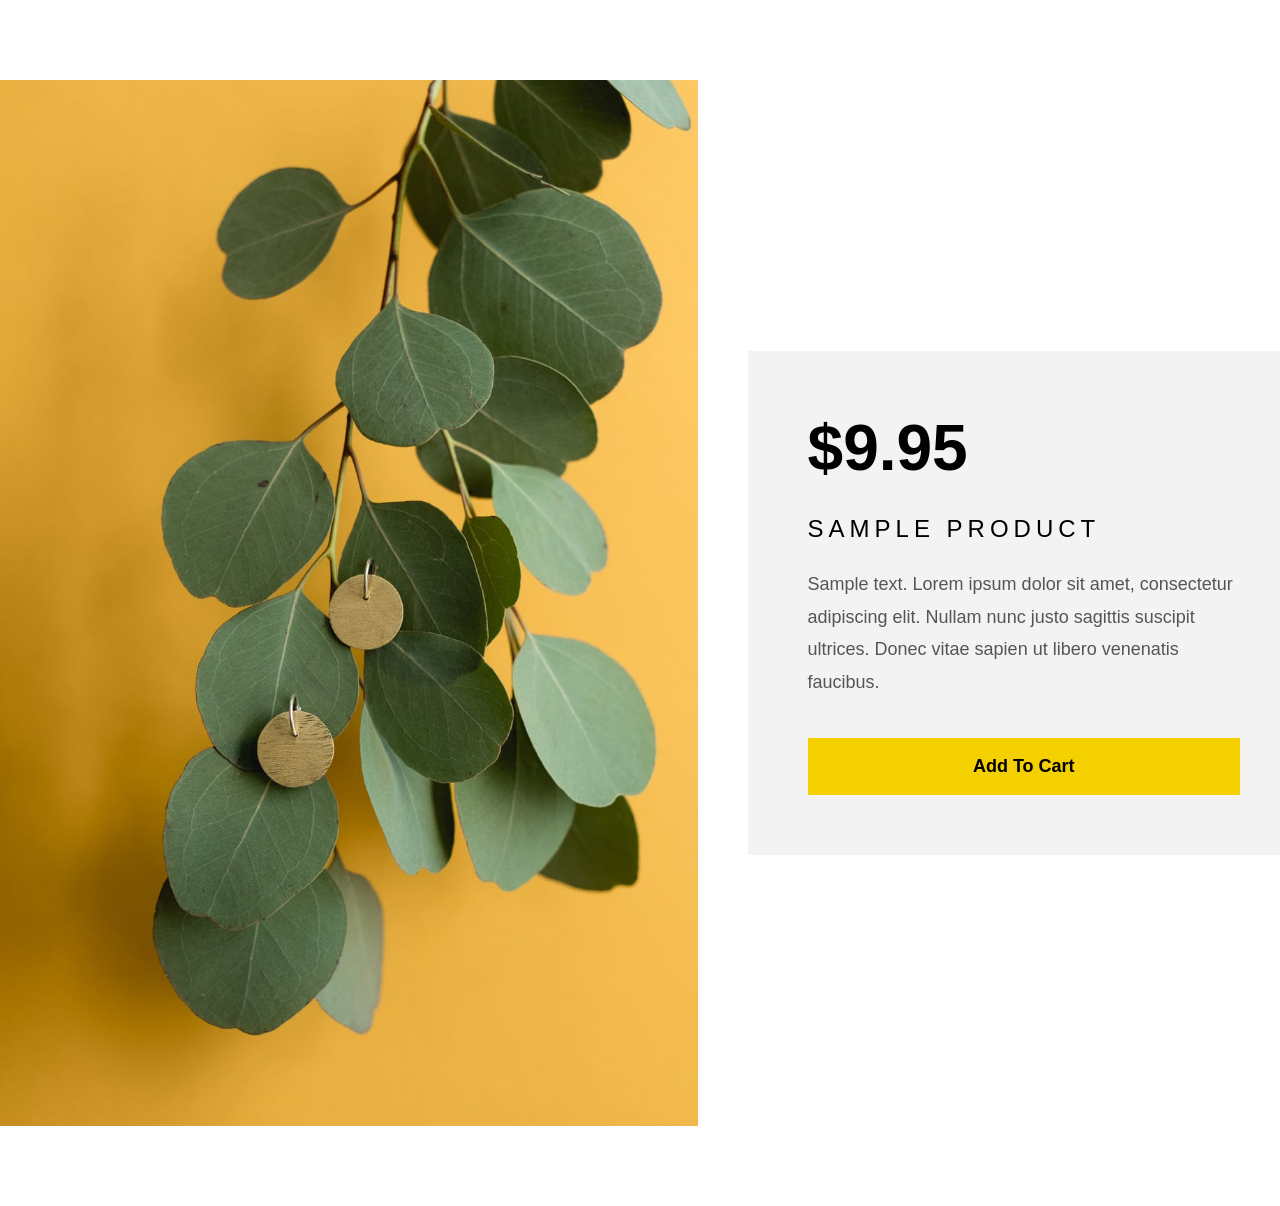
<file: index.html>
<!DOCTYPE html>
<html lang="en">
<head>
    <meta charset="UTF-8">
    <meta name="viewport" content="width=device-width, initial-scale=1.0">
    <title>new leaf</title>
    <link rel="stylesheet" href="styi.css">
</head>
<body>

<div class="container">

    <div class="product-image">
        <img src="image/new.jpeg" alt="Product">
    </div>

    <div class="product-details">
        <h1>$9.95</h1>

        <h2>SAMPLE PRODUCT</h2>

        <p>
            Sample text. Lorem ipsum dolor sit amet, consectetur
            adipiscing elit. Nullam nunc justo sagittis suscipit
            ultrices. Donec vitae sapien ut libero venenatis faucibus.
        </p>

        <button>Add To Cart</button>
    </div>

</div>

</body>
</html>
</file>
<file: styi.css>
*{
    margin:0;
    padding:0;
    box-sizing:border-box;
}

body{
    font-family:Arial, sans-serif;
    background:#ffffff;
}

.container{
    width:1300px;
    margin:80px auto;
    display: flex;
    gap:50px;
    align-items:center;
}

 .product-image{
    width:750px;
}

.product-image img{
    width:100%;
    height:auto;
    display:block;
}

.product-details{
    width:45%;
    background:#f3f3f3fb;
    padding:60px;
}

.product-details h1{
    font-size:64px;
    margin-bottom:30px;
}

.product-details h2{
    font-size:24px;
    letter-spacing:5px;
    margin-bottom:25px;
    font-weight:500;
}

.product-details p{
    font-size:18px;
    line-height:1.8;
    color:#555;
    margin-bottom:40px;
}

.product-details button{
    width:100%;
    padding:18px;
    border:none;
    background:#f4d000;
    font-size:18px;
    font-weight:bold;
    cursor:pointer;
    
}

.product-details button:hover{
    opacity:0.9;
}
</file>
